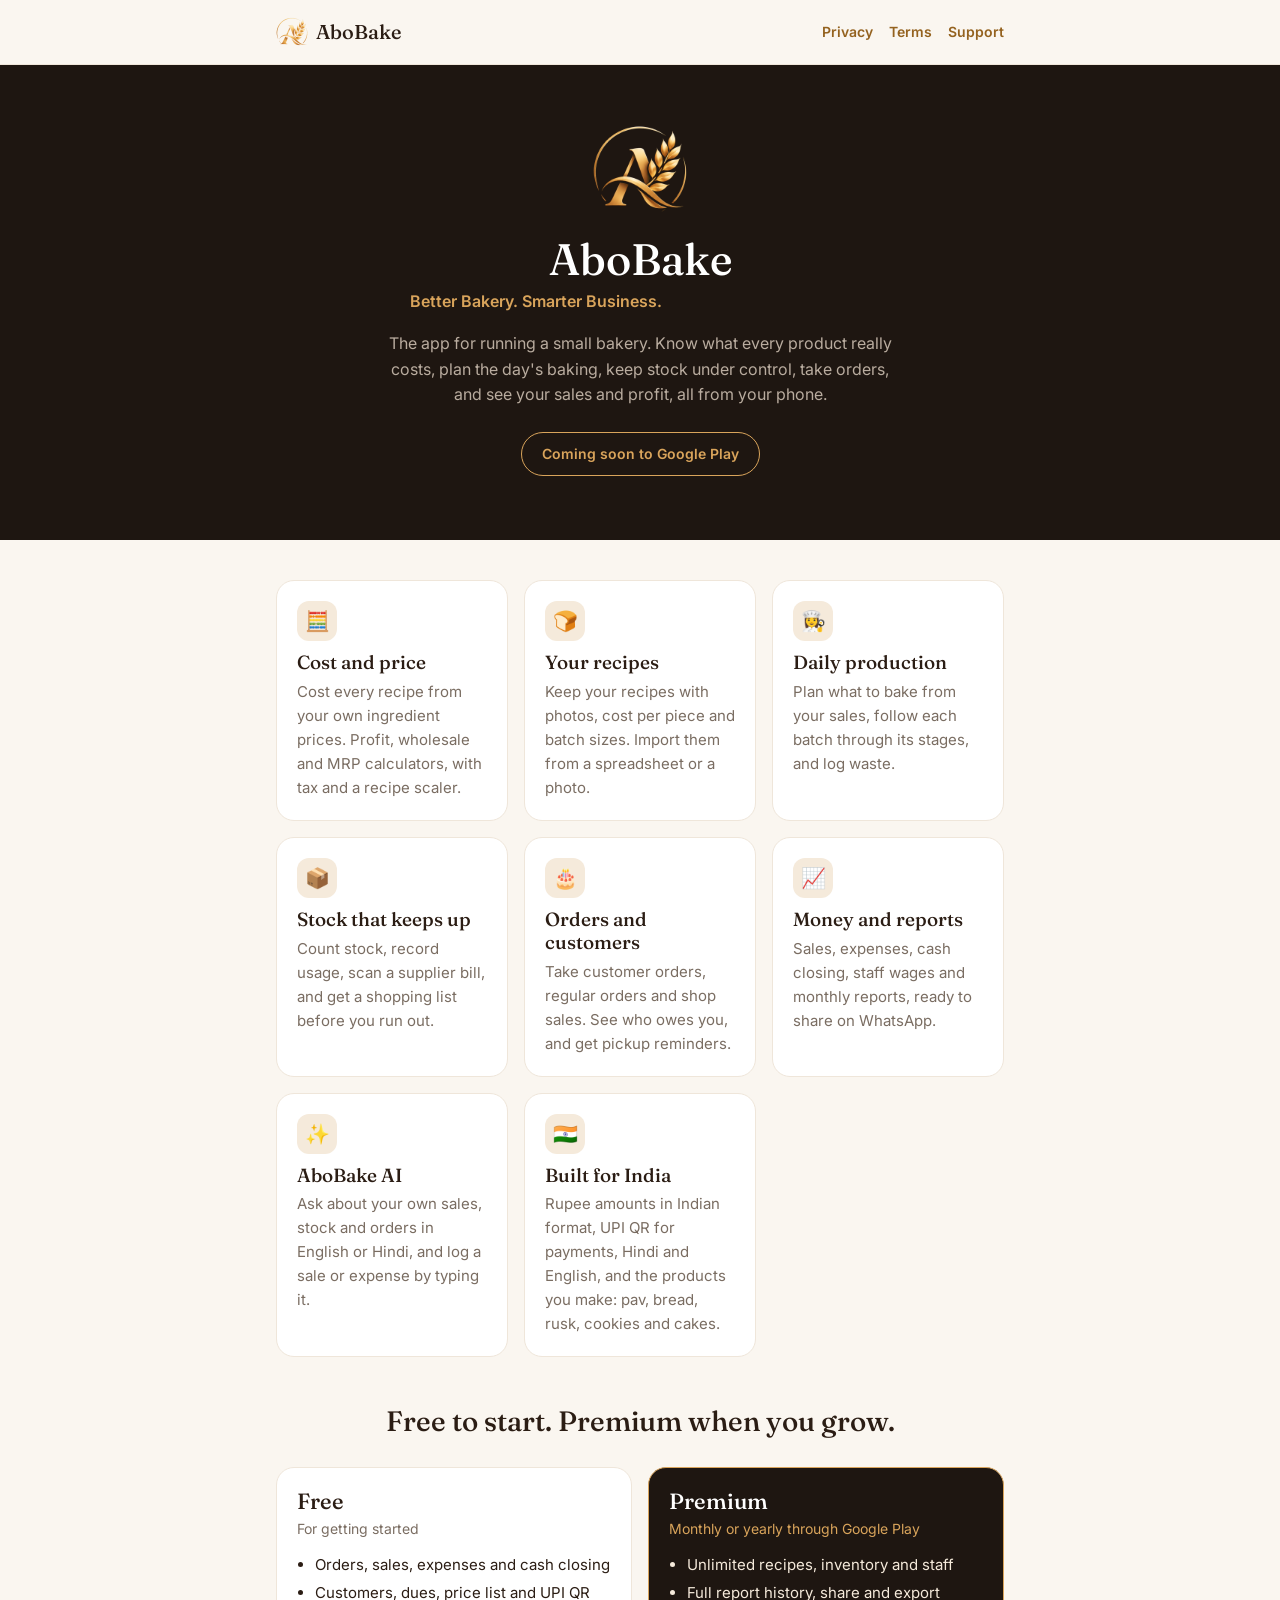
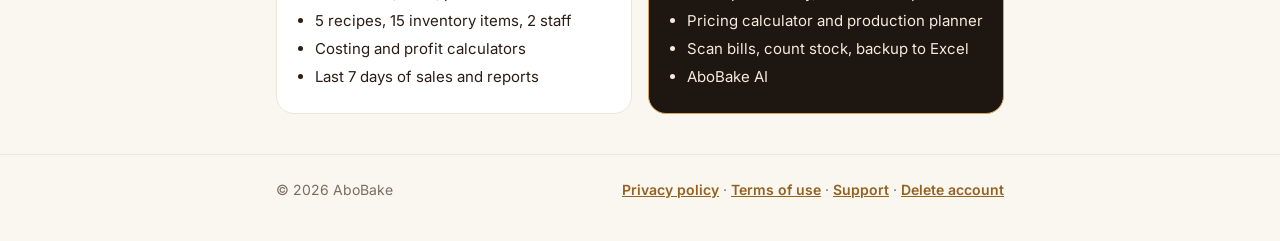
<file: index.html>
<!DOCTYPE html>
<html lang="en">
<head>
  <meta charset="utf-8">
  <meta name="viewport" content="width=device-width, initial-scale=1">
  <title>AboBake – Better Bakery. Smarter Business.</title>
  <meta name="description" content="AboBake helps small bakeries cost recipes, plan daily baking, track stock and waste, and see sales and profit.">
  <link rel="icon" href="favicon.png">
  <link rel="preconnect" href="https://fonts.googleapis.com">
  <link rel="preconnect" href="https://fonts.gstatic.com" crossorigin>
  <link href="https://fonts.googleapis.com/css2?family=Fraunces:opsz,wght@9..144,500&family=Inter:wght@400;600&display=swap" rel="stylesheet">
  <link rel="stylesheet" href="style.css">
</head>
<body>
  <header class="topbar">
    <div class="wrap">
      <a class="brand" href="./"><img src="logo.png" alt="">AboBake</a>
      <nav><a href="privacy.html">Privacy</a><a href="terms.html">Terms</a><a href="support.html">Support</a></nav>
    </div>
  </header>

  <section class="hero">
    <div class="wrap">
      <img src="logo.png" alt="AboBake wheat logo">
      <h1>AboBake</h1>
      <p class="tagline">Better Bakery. Smarter Business.</p>
      <p>The app for running a small bakery. Know what every product really costs, plan the day's baking, keep stock under control, take orders, and see your sales and profit, all from your phone.</p>
      <span class="badge">Coming soon to Google Play</span>
    </div>
  </section>

  <main class="wrap">
    <section class="features">
      <div class="card">
        <span class="icon" aria-hidden="true">🧮</span>
        <h3>Cost and price</h3>
        <p>Cost every recipe from your own ingredient prices. Profit, wholesale and MRP calculators, with tax and a recipe scaler.</p>
      </div>
      <div class="card">
        <span class="icon" aria-hidden="true">🍞</span>
        <h3>Your recipes</h3>
        <p>Keep your recipes with photos, cost per piece and batch sizes. Import them from a spreadsheet or a photo.</p>
      </div>
      <div class="card">
        <span class="icon" aria-hidden="true">👩‍🍳</span>
        <h3>Daily production</h3>
        <p>Plan what to bake from your sales, follow each batch through its stages, and log waste.</p>
      </div>
      <div class="card">
        <span class="icon" aria-hidden="true">📦</span>
        <h3>Stock that keeps up</h3>
        <p>Count stock, record usage, scan a supplier bill, and get a shopping list before you run out.</p>
      </div>
      <div class="card">
        <span class="icon" aria-hidden="true">🎂</span>
        <h3>Orders and customers</h3>
        <p>Take customer orders, regular orders and shop sales. See who owes you, and get pickup reminders.</p>
      </div>
      <div class="card">
        <span class="icon" aria-hidden="true">📈</span>
        <h3>Money and reports</h3>
        <p>Sales, expenses, cash closing, staff wages and monthly reports, ready to share on WhatsApp.</p>
      </div>
      <div class="card">
        <span class="icon" aria-hidden="true">✨</span>
        <h3>AboBake AI</h3>
        <p>Ask about your own sales, stock and orders in English or Hindi, and log a sale or expense by typing it.</p>
      </div>
      <div class="card">
        <span class="icon" aria-hidden="true">🇮🇳</span>
        <h3>Built for India</h3>
        <p>Rupee amounts in Indian format, UPI QR for payments, Hindi and English, and the products you make: pav, bread, rusk, cookies and cakes.</p>
      </div>
    </section>

    <h2 class="center">Free to start. Premium when you grow.</h2>
    <section class="plans">
      <div class="card">
        <h3>Free</h3>
        <p class="price">For getting started</p>
        <ul>
          <li>Orders, sales, expenses and cash closing</li>
          <li>Customers, dues, price list and UPI QR</li>
          <li>5 recipes, 15 inventory items, 2 staff</li>
          <li>Costing and profit calculators</li>
          <li>Last 7 days of sales and reports</li>
        </ul>
      </div>
      <div class="card pro">
        <h3>Premium</h3>
        <p class="price">Monthly or yearly through Google Play</p>
        <ul>
          <li>Unlimited recipes, inventory and staff</li>
          <li>Full report history, share and export</li>
          <li>Pricing calculator and production planner</li>
          <li>Scan bills, count stock, backup to Excel</li>
          <li>AboBake AI</li>
        </ul>
      </div>
    </section>
  </main>

  <footer>
    <div class="wrap">
      <span>© 2026 AboBake</span>
      <span><a href="privacy.html">Privacy policy</a> · <a href="terms.html">Terms of use</a> · <a href="support.html">Support</a> · <a href="delete-account.html">Delete account</a></span>
    </div>
  </footer>
</body>
</html>
</file>
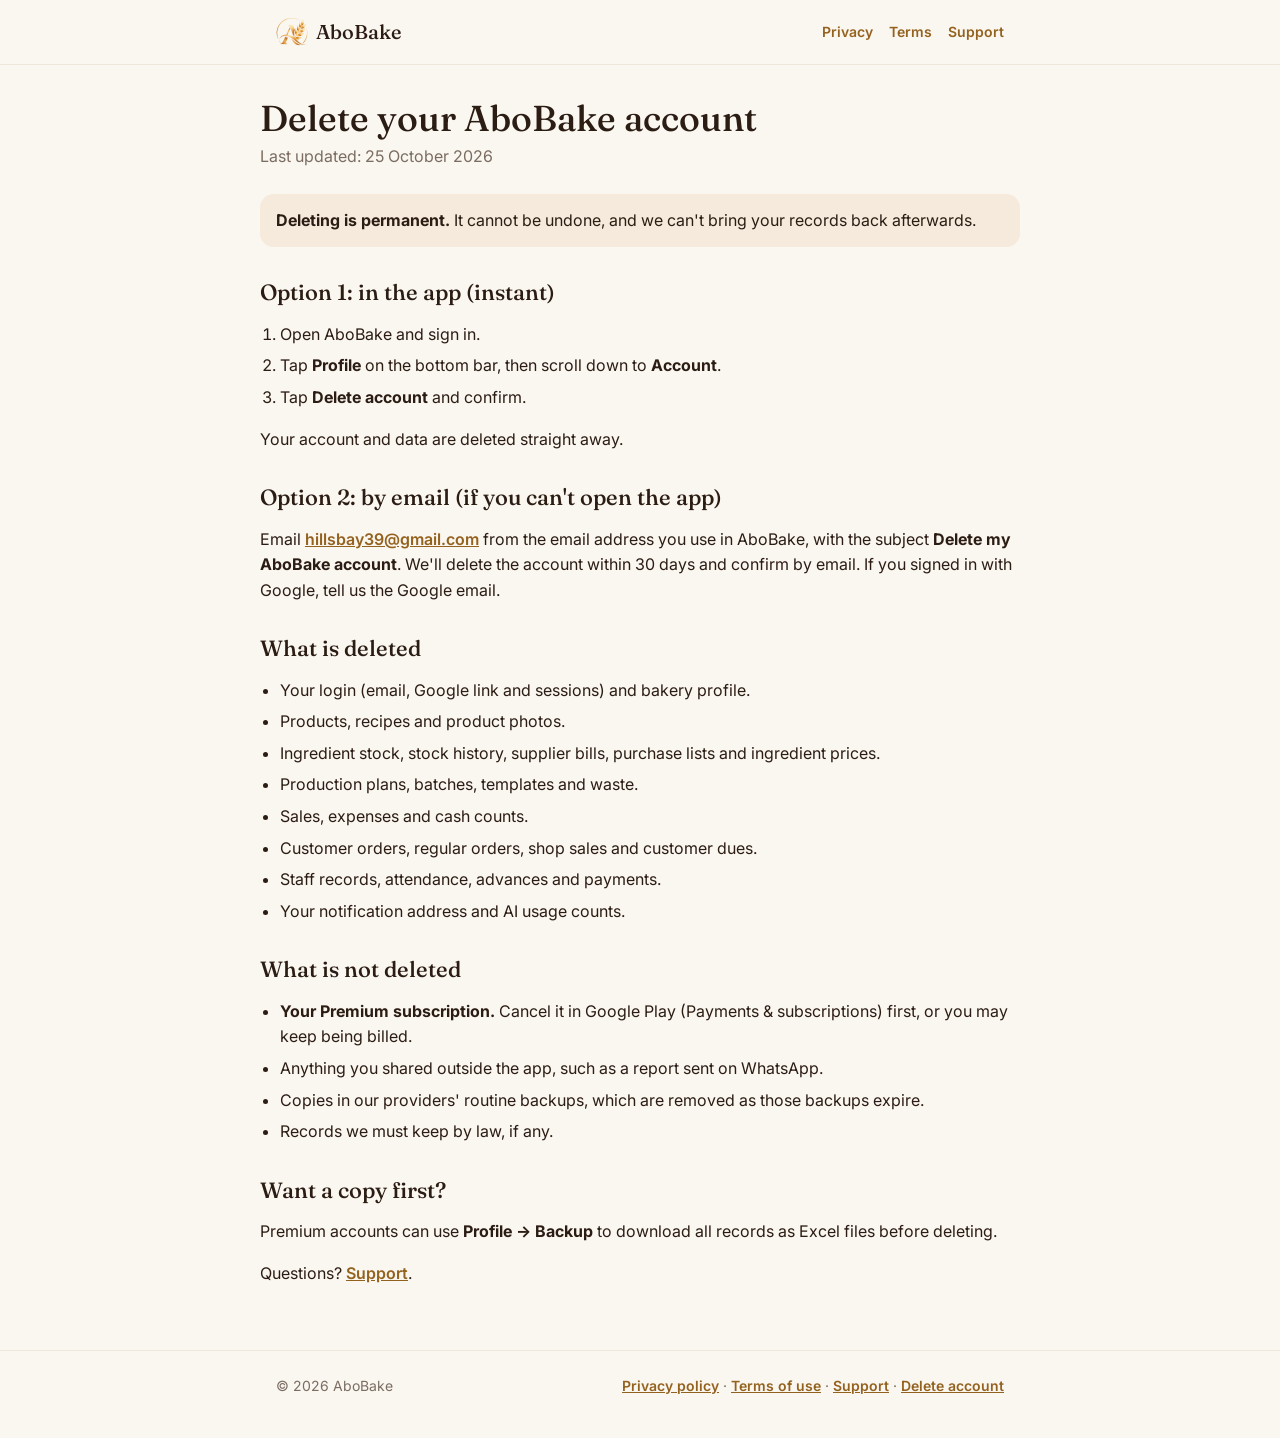
<file: delete-account.html>
<!DOCTYPE html>
<html lang="en">
<head>
  <meta charset="utf-8">
  <meta name="viewport" content="width=device-width, initial-scale=1">
  <title>Delete your account – AboBake</title>
  <meta name="description" content="How to delete your AboBake account and data.">
  <link rel="icon" href="favicon.png">
  <link rel="preconnect" href="https://fonts.googleapis.com">
  <link rel="preconnect" href="https://fonts.gstatic.com" crossorigin>
  <link href="https://fonts.googleapis.com/css2?family=Fraunces:opsz,wght@9..144,500&family=Inter:wght@400;600&display=swap" rel="stylesheet">
  <link rel="stylesheet" href="style.css">
</head>
<body>
  <header class="topbar">
    <div class="wrap">
      <a class="brand" href="./"><img src="logo.png" alt="">AboBake</a>
      <nav><a href="privacy.html">Privacy</a><a href="terms.html">Terms</a><a href="support.html">Support</a></nav>
    </div>
  </header>

  <main class="wrap doc">
    <h1>Delete your AboBake account</h1>
    <p class="updated">Last updated: 25 October 2026</p>

    <p class="note"><strong>Deleting is permanent.</strong> It cannot be undone, and we can't bring your records back afterwards.</p>

    <h2>Option 1: in the app (instant)</h2>
    <ol>
      <li>Open AboBake and sign in.</li>
      <li>Tap <strong>Profile</strong> on the bottom bar, then scroll down to <strong>Account</strong>.</li>
      <li>Tap <strong>Delete account</strong> and confirm.</li>
    </ol>
    <p>Your account and data are deleted straight away.</p>

    <h2>Option 2: by email (if you can't open the app)</h2>
    <p>Email <a href="mailto:hillsbay39@gmail.com?subject=Delete%20my%20AboBake%20account">hillsbay39@gmail.com</a> from the email address you use in AboBake, with the subject <strong>Delete my AboBake account</strong>. We'll delete the account within 30 days and confirm by email. If you signed in with Google, tell us the Google email.</p>

    <h2>What is deleted</h2>
    <ul>
      <li>Your login (email, Google link and sessions) and bakery profile.</li>
      <li>Products, recipes and product photos.</li>
      <li>Ingredient stock, stock history, supplier bills, purchase lists and ingredient prices.</li>
      <li>Production plans, batches, templates and waste.</li>
      <li>Sales, expenses and cash counts.</li>
      <li>Customer orders, regular orders, shop sales and customer dues.</li>
      <li>Staff records, attendance, advances and payments.</li>
      <li>Your notification address and AI usage counts.</li>
    </ul>

    <h2>What is not deleted</h2>
    <ul>
      <li><strong>Your Premium subscription.</strong> Cancel it in Google Play (Payments &amp; subscriptions) first, or you may keep being billed.</li>
      <li>Anything you shared outside the app, such as a report sent on WhatsApp.</li>
      <li>Copies in our providers' routine backups, which are removed as those backups expire.</li>
      <li>Records we must keep by law, if any.</li>
    </ul>

    <h2>Want a copy first?</h2>
    <p>Premium accounts can use <strong>Profile → Backup</strong> to download all records as Excel files before deleting.</p>

    <p>Questions? <a href="support.html">Support</a>.</p>
  </main>

  <footer>
    <div class="wrap">
      <span>© 2026 AboBake</span>
      <span><a href="privacy.html">Privacy policy</a> · <a href="terms.html">Terms of use</a> · <a href="support.html">Support</a> · <a href="delete-account.html">Delete account</a></span>
    </div>
  </footer>
</body>
</html>
</file>
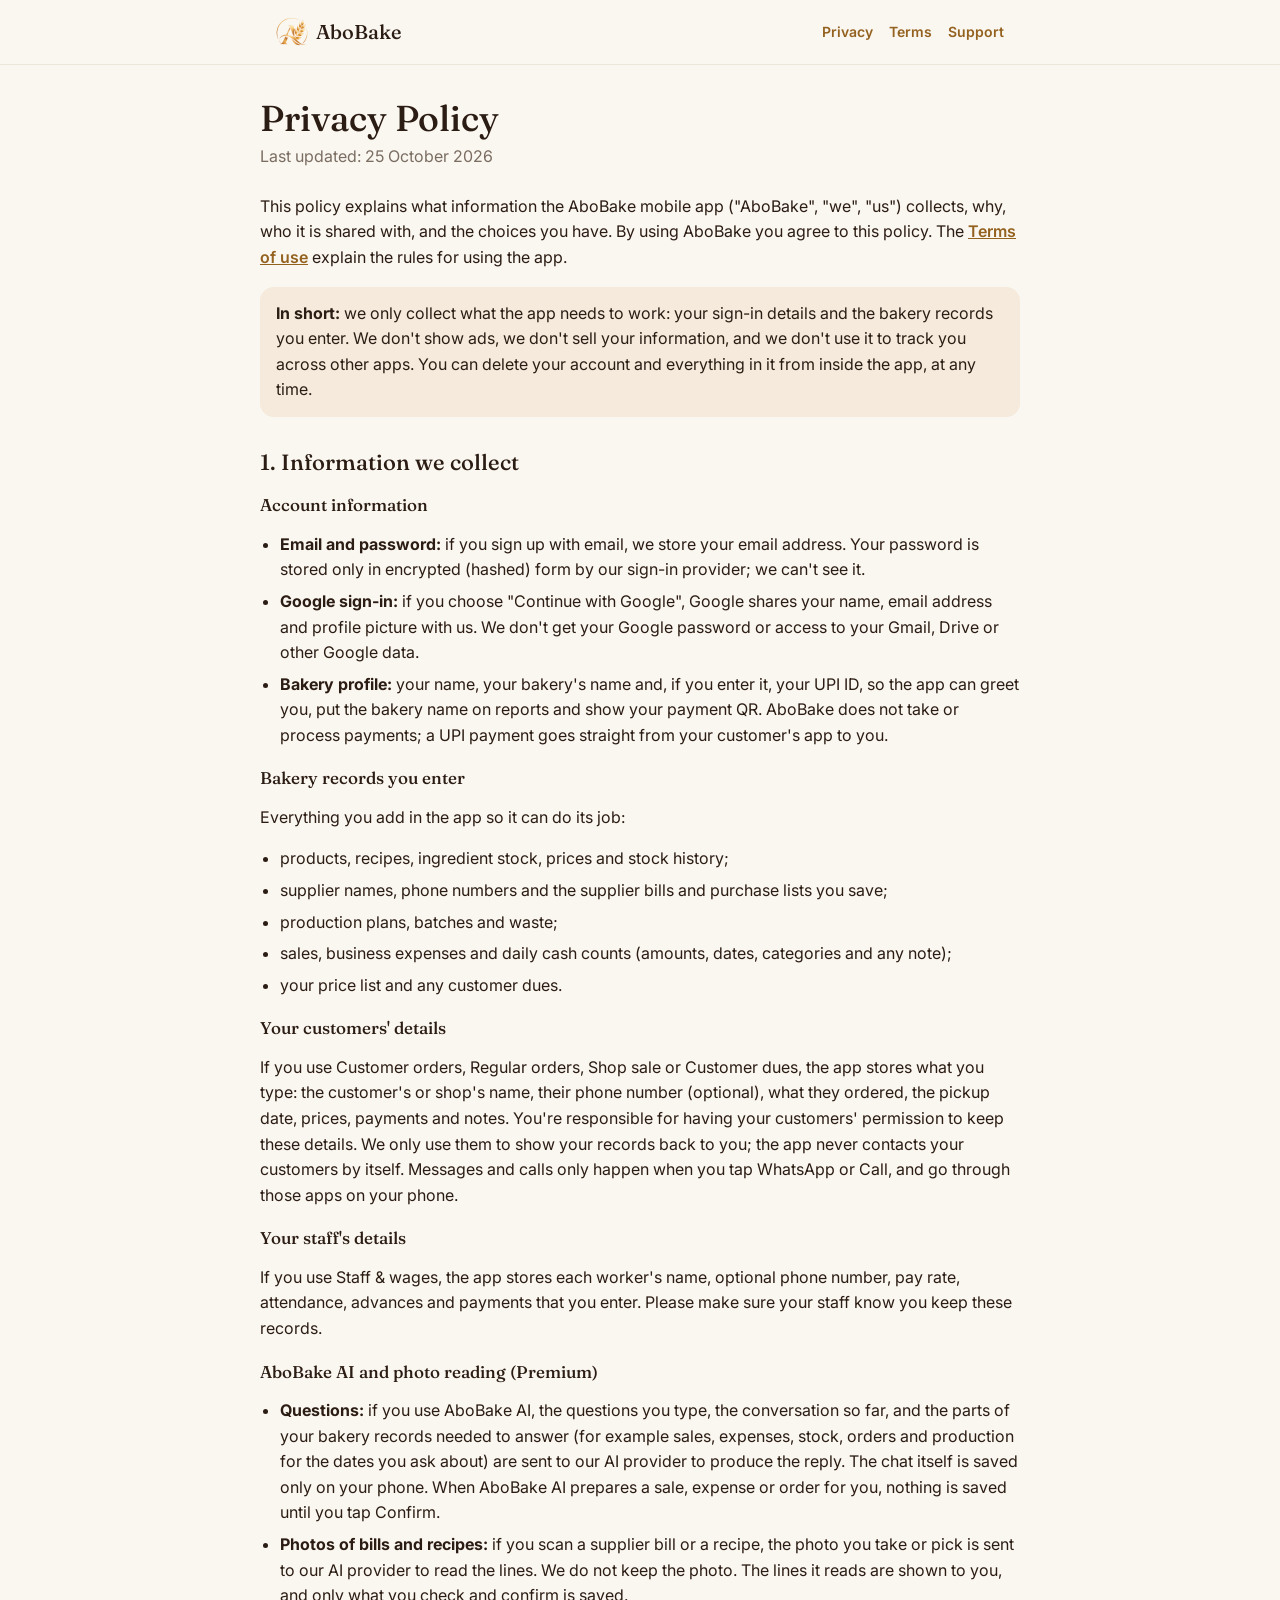
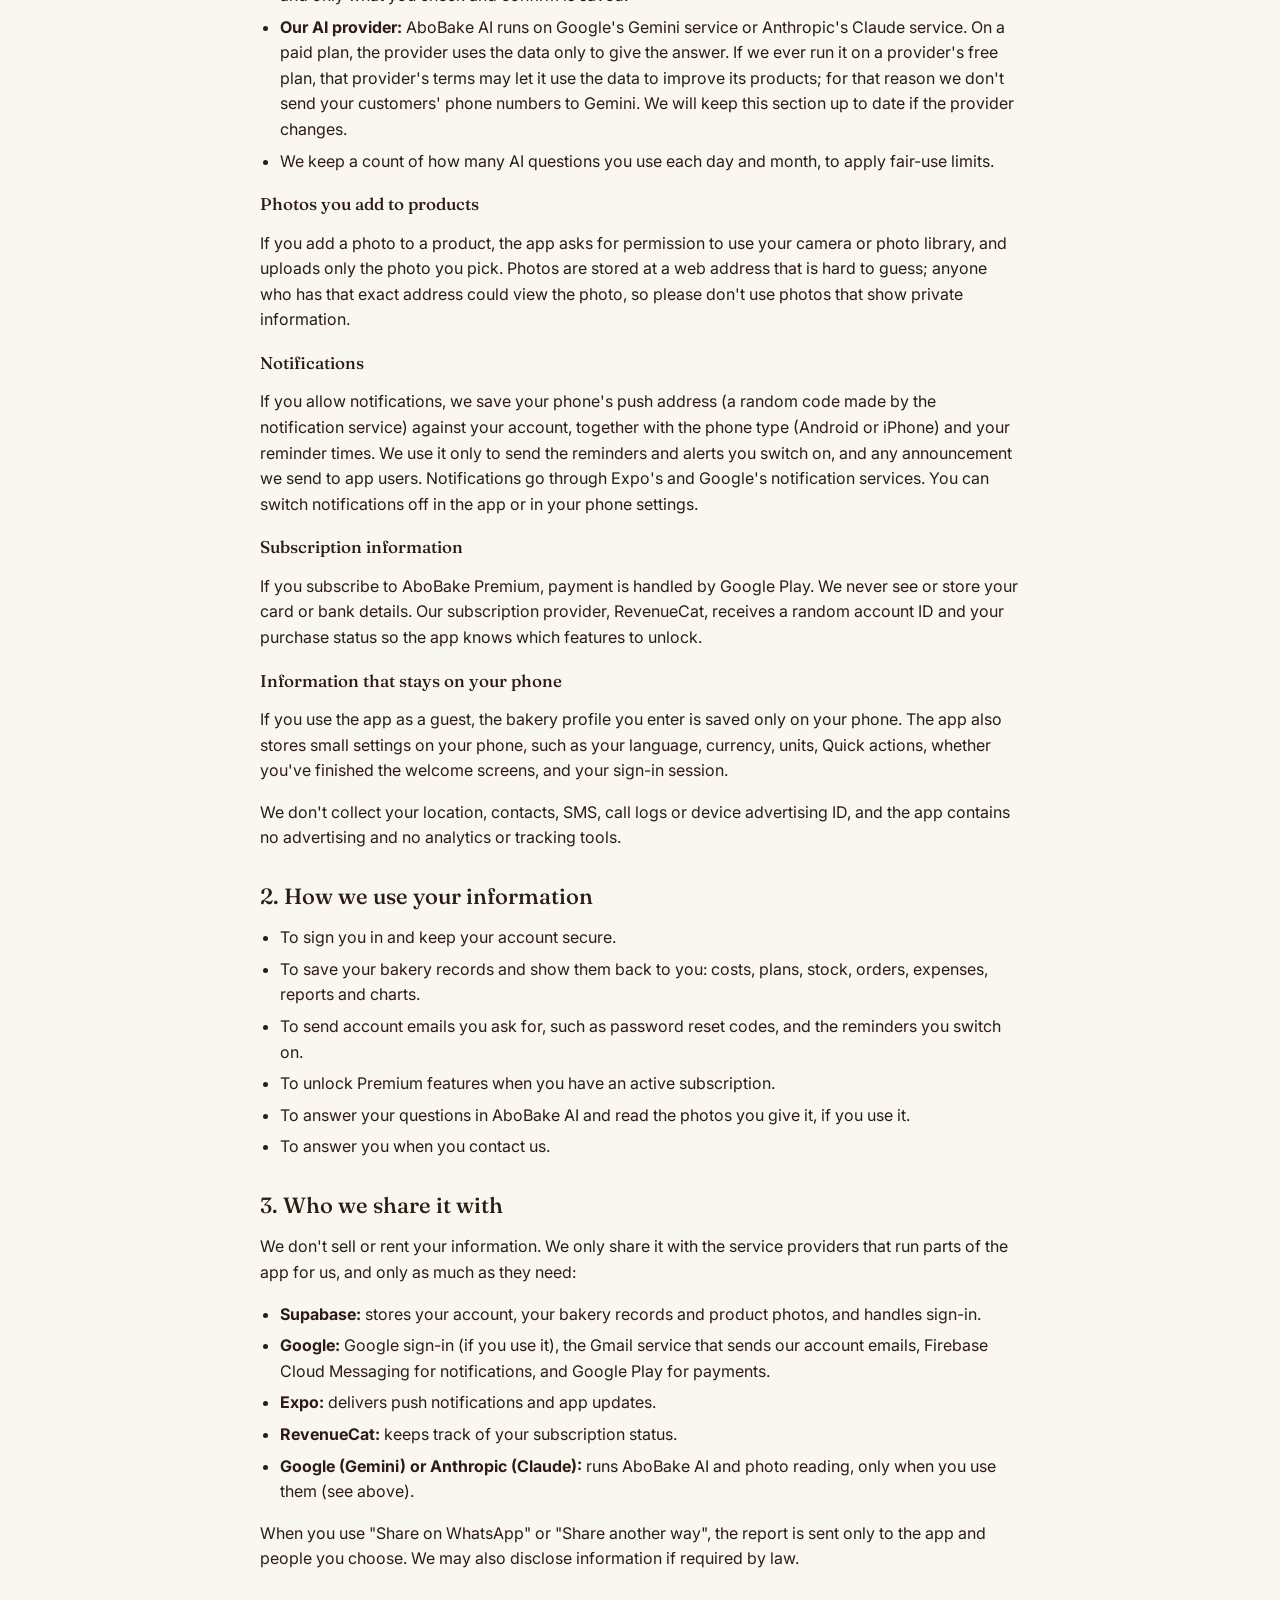
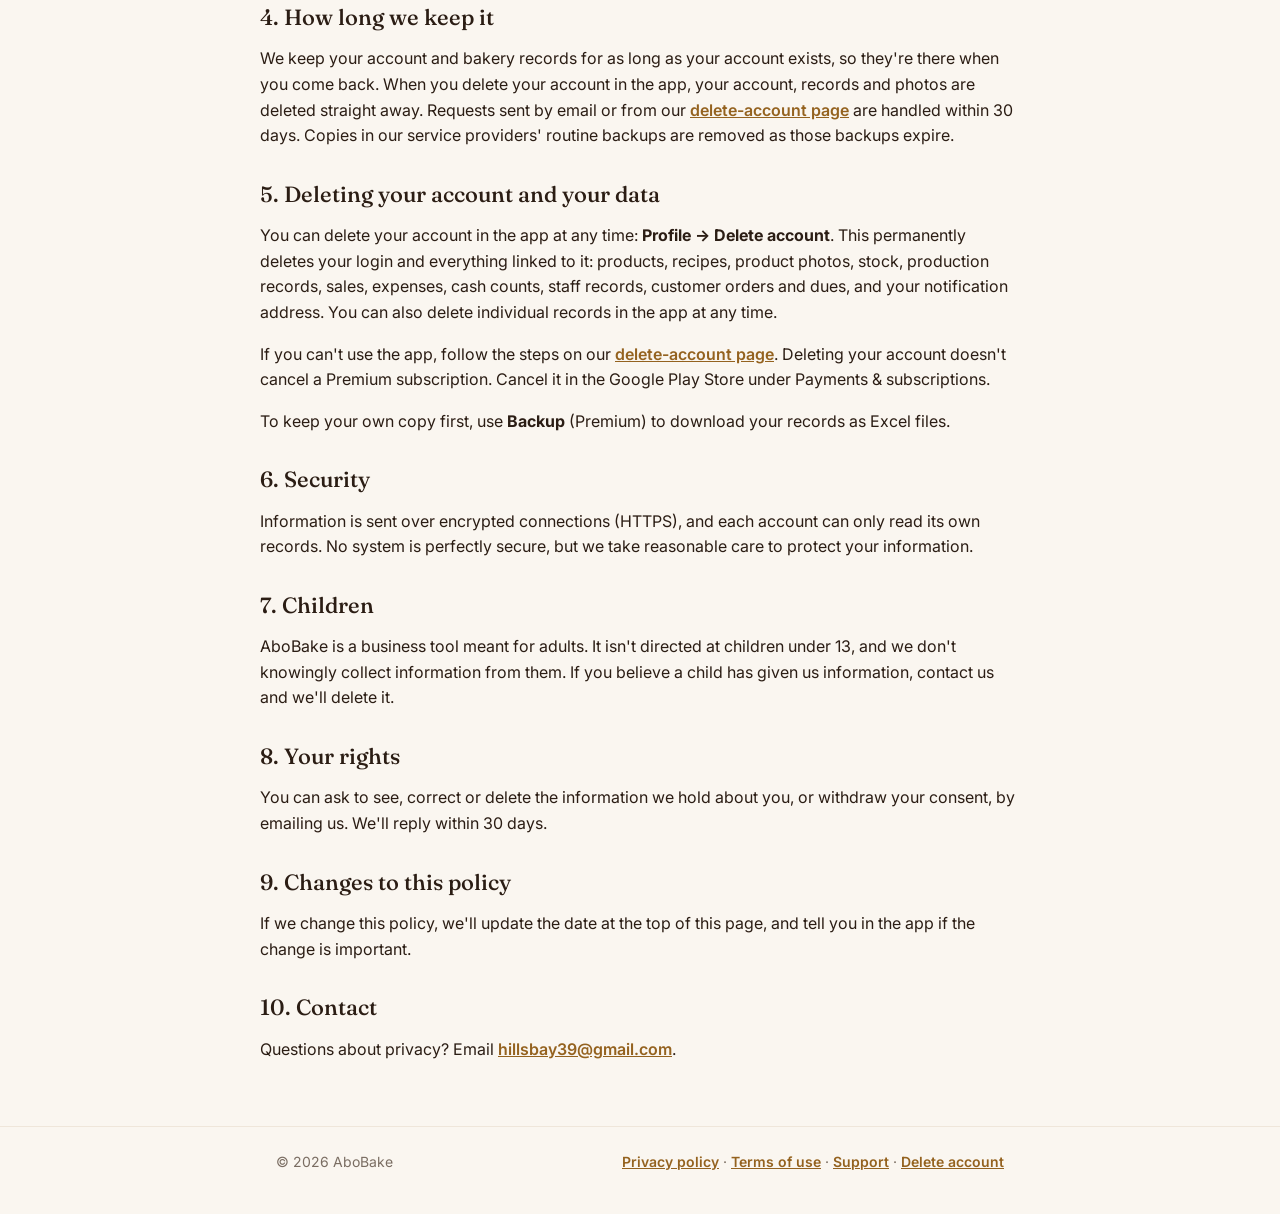
<file: privacy.html>
<!DOCTYPE html>
<html lang="en">
<head>
  <meta charset="utf-8">
  <meta name="viewport" content="width=device-width, initial-scale=1">
  <title>Privacy Policy – AboBake</title>
  <meta name="description" content="How the AboBake app collects, uses and protects your information.">
  <link rel="icon" href="favicon.png">
  <link rel="preconnect" href="https://fonts.googleapis.com">
  <link rel="preconnect" href="https://fonts.gstatic.com" crossorigin>
  <link href="https://fonts.googleapis.com/css2?family=Fraunces:opsz,wght@9..144,500&family=Inter:wght@400;600&display=swap" rel="stylesheet">
  <link rel="stylesheet" href="style.css">
</head>
<body>
  <header class="topbar">
    <div class="wrap">
      <a class="brand" href="./"><img src="logo.png" alt="">AboBake</a>
      <nav><a href="privacy.html">Privacy</a><a href="terms.html">Terms</a><a href="support.html">Support</a></nav>
    </div>
  </header>

  <main class="wrap doc">
    <h1>Privacy Policy</h1>
    <p class="updated">Last updated: 25 October 2026</p>

    <p>This policy explains what information the AboBake mobile app ("AboBake", "we", "us") collects, why, who it is shared with, and the choices you have. By using AboBake you agree to this policy. The <a href="terms.html">Terms of use</a> explain the rules for using the app.</p>

    <p class="note"><strong>In short:</strong> we only collect what the app needs to work: your sign-in details and the bakery records you enter. We don't show ads, we don't sell your information, and we don't use it to track you across other apps. You can delete your account and everything in it from inside the app, at any time.</p>

    <h2>1. Information we collect</h2>
    <h3>Account information</h3>
    <ul>
      <li><strong>Email and password:</strong> if you sign up with email, we store your email address. Your password is stored only in encrypted (hashed) form by our sign-in provider; we can't see it.</li>
      <li><strong>Google sign-in:</strong> if you choose "Continue with Google", Google shares your name, email address and profile picture with us. We don't get your Google password or access to your Gmail, Drive or other Google data.</li>
      <li><strong>Bakery profile:</strong> your name, your bakery's name and, if you enter it, your UPI ID, so the app can greet you, put the bakery name on reports and show your payment QR. AboBake does not take or process payments; a UPI payment goes straight from your customer's app to you.</li>
    </ul>

    <h3>Bakery records you enter</h3>
    <p>Everything you add in the app so it can do its job:</p>
    <ul>
      <li>products, recipes, ingredient stock, prices and stock history;</li>
      <li>supplier names, phone numbers and the supplier bills and purchase lists you save;</li>
      <li>production plans, batches and waste;</li>
      <li>sales, business expenses and daily cash counts (amounts, dates, categories and any note);</li>
      <li>your price list and any customer dues.</li>
    </ul>

    <h3>Your customers' details</h3>
    <p>If you use Customer orders, Regular orders, Shop sale or Customer dues, the app stores what you type: the customer's or shop's name, their phone number (optional), what they ordered, the pickup date, prices, payments and notes. You're responsible for having your customers' permission to keep these details. We only use them to show your records back to you; the app never contacts your customers by itself. Messages and calls only happen when you tap WhatsApp or Call, and go through those apps on your phone.</p>

    <h3>Your staff's details</h3>
    <p>If you use Staff &amp; wages, the app stores each worker's name, optional phone number, pay rate, attendance, advances and payments that you enter. Please make sure your staff know you keep these records.</p>

    <h3>AboBake AI and photo reading (Premium)</h3>
    <ul>
      <li><strong>Questions:</strong> if you use AboBake AI, the questions you type, the conversation so far, and the parts of your bakery records needed to answer (for example sales, expenses, stock, orders and production for the dates you ask about) are sent to our AI provider to produce the reply. The chat itself is saved only on your phone. When AboBake AI prepares a sale, expense or order for you, nothing is saved until you tap Confirm.</li>
      <li><strong>Photos of bills and recipes:</strong> if you scan a supplier bill or a recipe, the photo you take or pick is sent to our AI provider to read the lines. We do not keep the photo. The lines it reads are shown to you, and only what you check and confirm is saved.</li>
      <li><strong>Our AI provider:</strong> AboBake AI runs on Google's Gemini service or Anthropic's Claude service. On a paid plan, the provider uses the data only to give the answer. If we ever run it on a provider's free plan, that provider's terms may let it use the data to improve its products; for that reason we don't send your customers' phone numbers to Gemini. We will keep this section up to date if the provider changes.</li>
      <li>We keep a count of how many AI questions you use each day and month, to apply fair-use limits.</li>
    </ul>

    <h3>Photos you add to products</h3>
    <p>If you add a photo to a product, the app asks for permission to use your camera or photo library, and uploads only the photo you pick. Photos are stored at a web address that is hard to guess; anyone who has that exact address could view the photo, so please don't use photos that show private information.</p>

    <h3>Notifications</h3>
    <p>If you allow notifications, we save your phone's push address (a random code made by the notification service) against your account, together with the phone type (Android or iPhone) and your reminder times. We use it only to send the reminders and alerts you switch on, and any announcement we send to app users. Notifications go through Expo's and Google's notification services. You can switch notifications off in the app or in your phone settings.</p>

    <h3>Subscription information</h3>
    <p>If you subscribe to AboBake Premium, payment is handled by Google Play. We never see or store your card or bank details. Our subscription provider, RevenueCat, receives a random account ID and your purchase status so the app knows which features to unlock.</p>

    <h3>Information that stays on your phone</h3>
    <p>If you use the app as a guest, the bakery profile you enter is saved only on your phone. The app also stores small settings on your phone, such as your language, currency, units, Quick actions, whether you've finished the welcome screens, and your sign-in session.</p>

    <p>We don't collect your location, contacts, SMS, call logs or device advertising ID, and the app contains no advertising and no analytics or tracking tools.</p>

    <h2>2. How we use your information</h2>
    <ul>
      <li>To sign you in and keep your account secure.</li>
      <li>To save your bakery records and show them back to you: costs, plans, stock, orders, expenses, reports and charts.</li>
      <li>To send account emails you ask for, such as password reset codes, and the reminders you switch on.</li>
      <li>To unlock Premium features when you have an active subscription.</li>
      <li>To answer your questions in AboBake AI and read the photos you give it, if you use it.</li>
      <li>To answer you when you contact us.</li>
    </ul>

    <h2>3. Who we share it with</h2>
    <p>We don't sell or rent your information. We only share it with the service providers that run parts of the app for us, and only as much as they need:</p>
    <ul>
      <li><strong>Supabase:</strong> stores your account, your bakery records and product photos, and handles sign-in.</li>
      <li><strong>Google:</strong> Google sign-in (if you use it), the Gmail service that sends our account emails, Firebase Cloud Messaging for notifications, and Google Play for payments.</li>
      <li><strong>Expo:</strong> delivers push notifications and app updates.</li>
      <li><strong>RevenueCat:</strong> keeps track of your subscription status.</li>
      <li><strong>Google (Gemini) or Anthropic (Claude):</strong> runs AboBake AI and photo reading, only when you use them (see above).</li>
    </ul>
    <p>When you use "Share on WhatsApp" or "Share another way", the report is sent only to the app and people you choose. We may also disclose information if required by law.</p>

    <h2>4. How long we keep it</h2>
    <p>We keep your account and bakery records for as long as your account exists, so they're there when you come back. When you delete your account in the app, your account, records and photos are deleted straight away. Requests sent by email or from our <a href="delete-account.html">delete-account page</a> are handled within 30 days. Copies in our service providers' routine backups are removed as those backups expire.</p>

    <h2>5. Deleting your account and your data</h2>
    <p>You can delete your account in the app at any time: <strong>Profile → Delete account</strong>. This permanently deletes your login and everything linked to it: products, recipes, product photos, stock, production records, sales, expenses, cash counts, staff records, customer orders and dues, and your notification address. You can also delete individual records in the app at any time.</p>
    <p>If you can't use the app, follow the steps on our <a href="delete-account.html">delete-account page</a>. Deleting your account doesn't cancel a Premium subscription. Cancel it in the Google Play Store under Payments &amp; subscriptions.</p>
    <p>To keep your own copy first, use <strong>Backup</strong> (Premium) to download your records as Excel files.</p>

    <h2>6. Security</h2>
    <p>Information is sent over encrypted connections (HTTPS), and each account can only read its own records. No system is perfectly secure, but we take reasonable care to protect your information.</p>

    <h2>7. Children</h2>
    <p>AboBake is a business tool meant for adults. It isn't directed at children under 13, and we don't knowingly collect information from them. If you believe a child has given us information, contact us and we'll delete it.</p>

    <h2>8. Your rights</h2>
    <p>You can ask to see, correct or delete the information we hold about you, or withdraw your consent, by emailing us. We'll reply within 30 days.</p>

    <h2>9. Changes to this policy</h2>
    <p>If we change this policy, we'll update the date at the top of this page, and tell you in the app if the change is important.</p>

    <h2>10. Contact</h2>
    <p>Questions about privacy? Email <a href="mailto:hillsbay39@gmail.com">hillsbay39@gmail.com</a>.</p>
  </main>

  <footer>
    <div class="wrap">
      <span>© 2026 AboBake</span>
      <span><a href="privacy.html">Privacy policy</a> · <a href="terms.html">Terms of use</a> · <a href="support.html">Support</a> · <a href="delete-account.html">Delete account</a></span>
    </div>
  </footer>
</body>
</html>
</file>
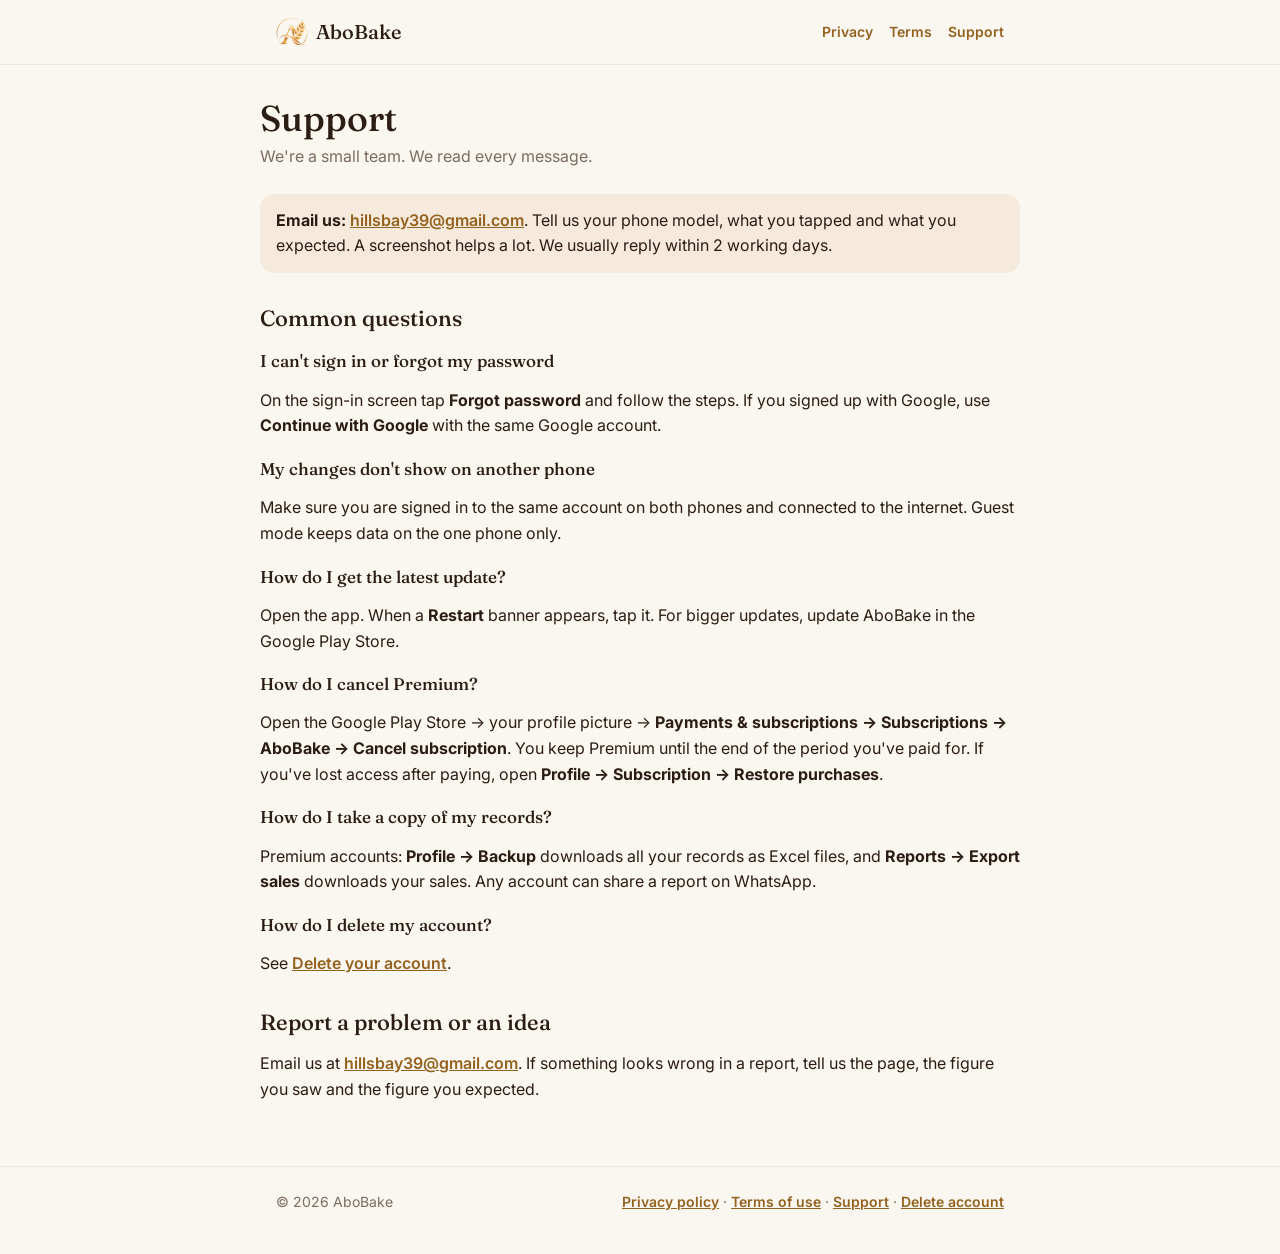
<file: support.html>
<!DOCTYPE html>
<html lang="en">
<head>
  <meta charset="utf-8">
  <meta name="viewport" content="width=device-width, initial-scale=1">
  <title>Support – AboBake</title>
  <meta name="description" content="Help and contact for the AboBake app.">
  <link rel="icon" href="favicon.png">
  <link rel="preconnect" href="https://fonts.googleapis.com">
  <link rel="preconnect" href="https://fonts.gstatic.com" crossorigin>
  <link href="https://fonts.googleapis.com/css2?family=Fraunces:opsz,wght@9..144,500&family=Inter:wght@400;600&display=swap" rel="stylesheet">
  <link rel="stylesheet" href="style.css">
</head>
<body>
  <header class="topbar">
    <div class="wrap">
      <a class="brand" href="./"><img src="logo.png" alt="">AboBake</a>
      <nav><a href="privacy.html">Privacy</a><a href="terms.html">Terms</a><a href="support.html">Support</a></nav>
    </div>
  </header>

  <main class="wrap doc">
    <h1>Support</h1>
    <p class="updated">We're a small team. We read every message.</p>

    <p class="note"><strong>Email us:</strong> <a href="mailto:hillsbay39@gmail.com?subject=AboBake%20help">hillsbay39@gmail.com</a>. Tell us your phone model, what you tapped and what you expected. A screenshot helps a lot. We usually reply within 2 working days.</p>

    <h2>Common questions</h2>
    <h3>I can't sign in or forgot my password</h3>
    <p>On the sign-in screen tap <strong>Forgot password</strong> and follow the steps. If you signed up with Google, use <strong>Continue with Google</strong> with the same Google account.</p>

    <h3>My changes don't show on another phone</h3>
    <p>Make sure you are signed in to the same account on both phones and connected to the internet. Guest mode keeps data on the one phone only.</p>

    <h3>How do I get the latest update?</h3>
    <p>Open the app. When a <strong>Restart</strong> banner appears, tap it. For bigger updates, update AboBake in the Google Play Store.</p>

    <h3>How do I cancel Premium?</h3>
    <p>Open the Google Play Store → your profile picture → <strong>Payments &amp; subscriptions → Subscriptions → AboBake → Cancel subscription</strong>. You keep Premium until the end of the period you've paid for. If you've lost access after paying, open <strong>Profile → Subscription → Restore purchases</strong>.</p>

    <h3>How do I take a copy of my records?</h3>
    <p>Premium accounts: <strong>Profile → Backup</strong> downloads all your records as Excel files, and <strong>Reports → Export sales</strong> downloads your sales. Any account can share a report on WhatsApp.</p>

    <h3>How do I delete my account?</h3>
    <p>See <a href="delete-account.html">Delete your account</a>.</p>

    <h2>Report a problem or an idea</h2>
    <p>Email us at <a href="mailto:hillsbay39@gmail.com">hillsbay39@gmail.com</a>. If something looks wrong in a report, tell us the page, the figure you saw and the figure you expected.</p>
  </main>

  <footer>
    <div class="wrap">
      <span>© 2026 AboBake</span>
      <span><a href="privacy.html">Privacy policy</a> · <a href="terms.html">Terms of use</a> · <a href="support.html">Support</a> · <a href="delete-account.html">Delete account</a></span>
    </div>
  </footer>
</body>
</html>
</file>
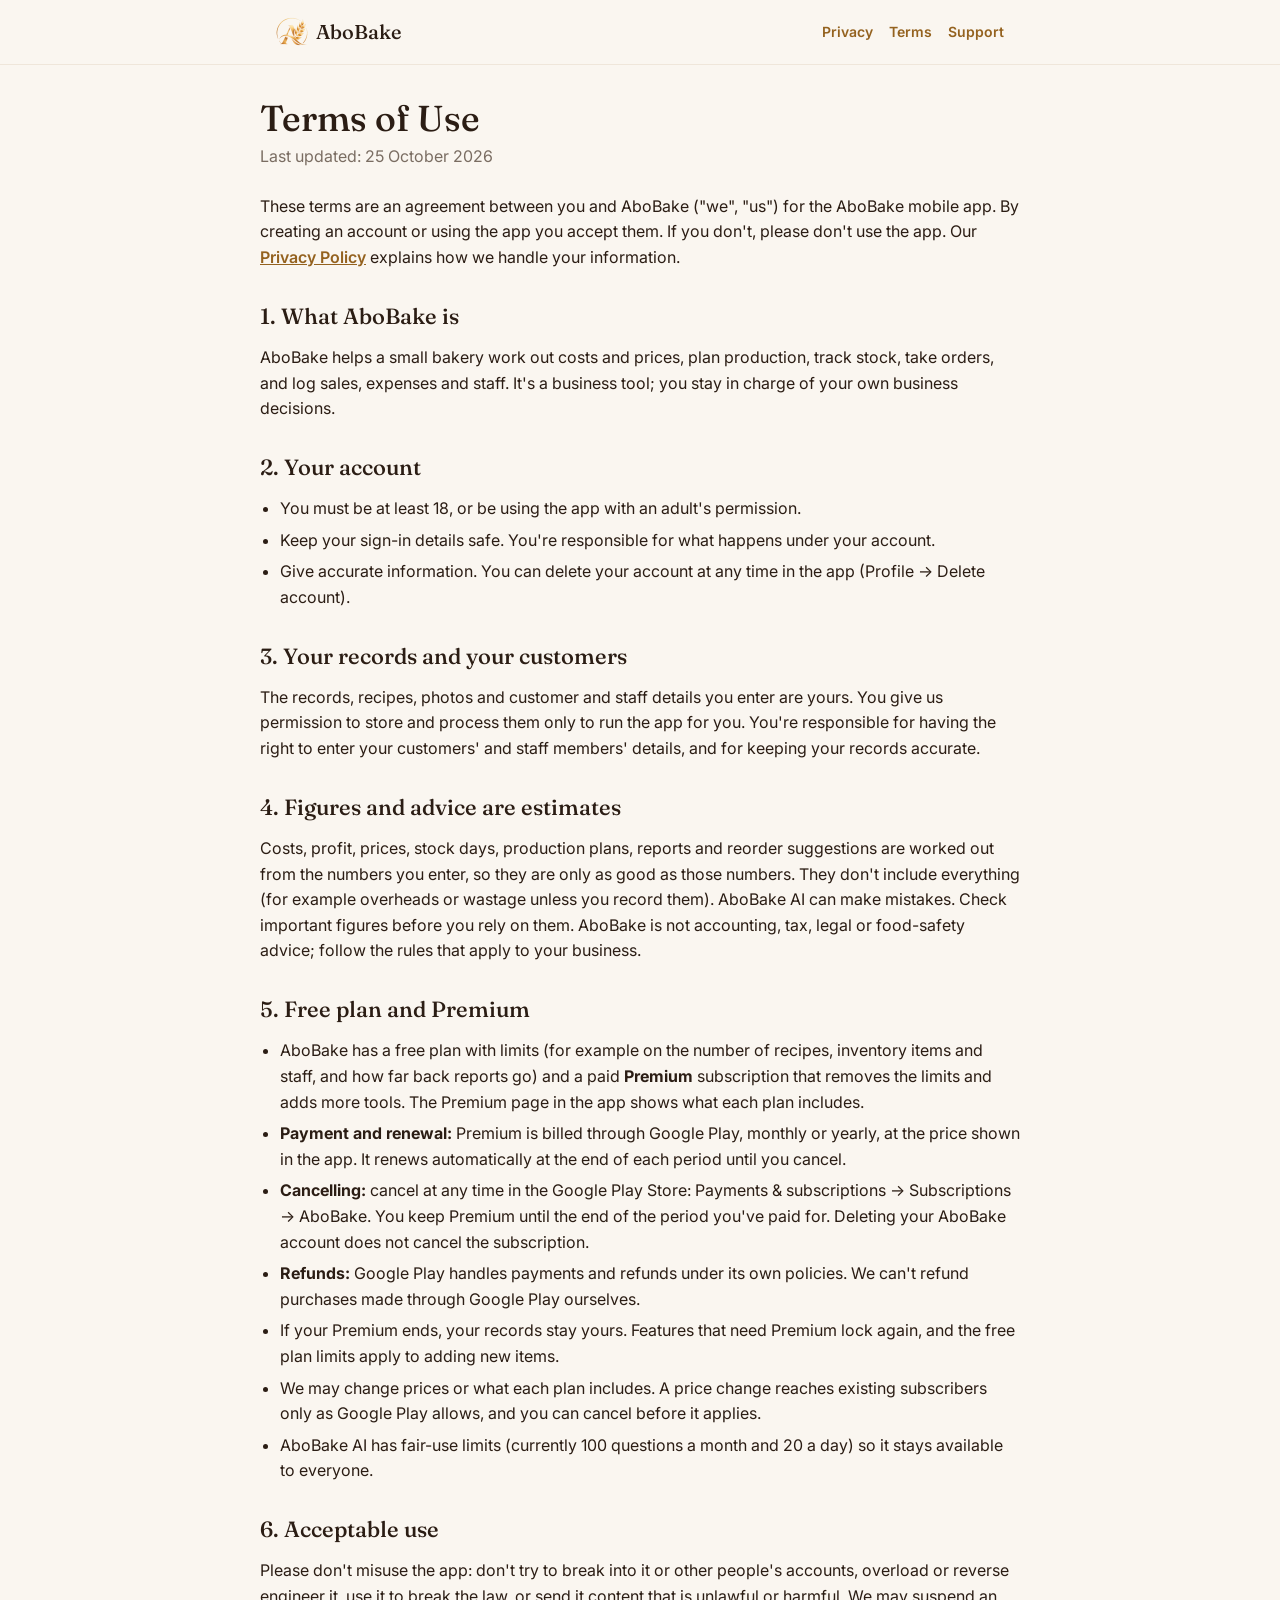
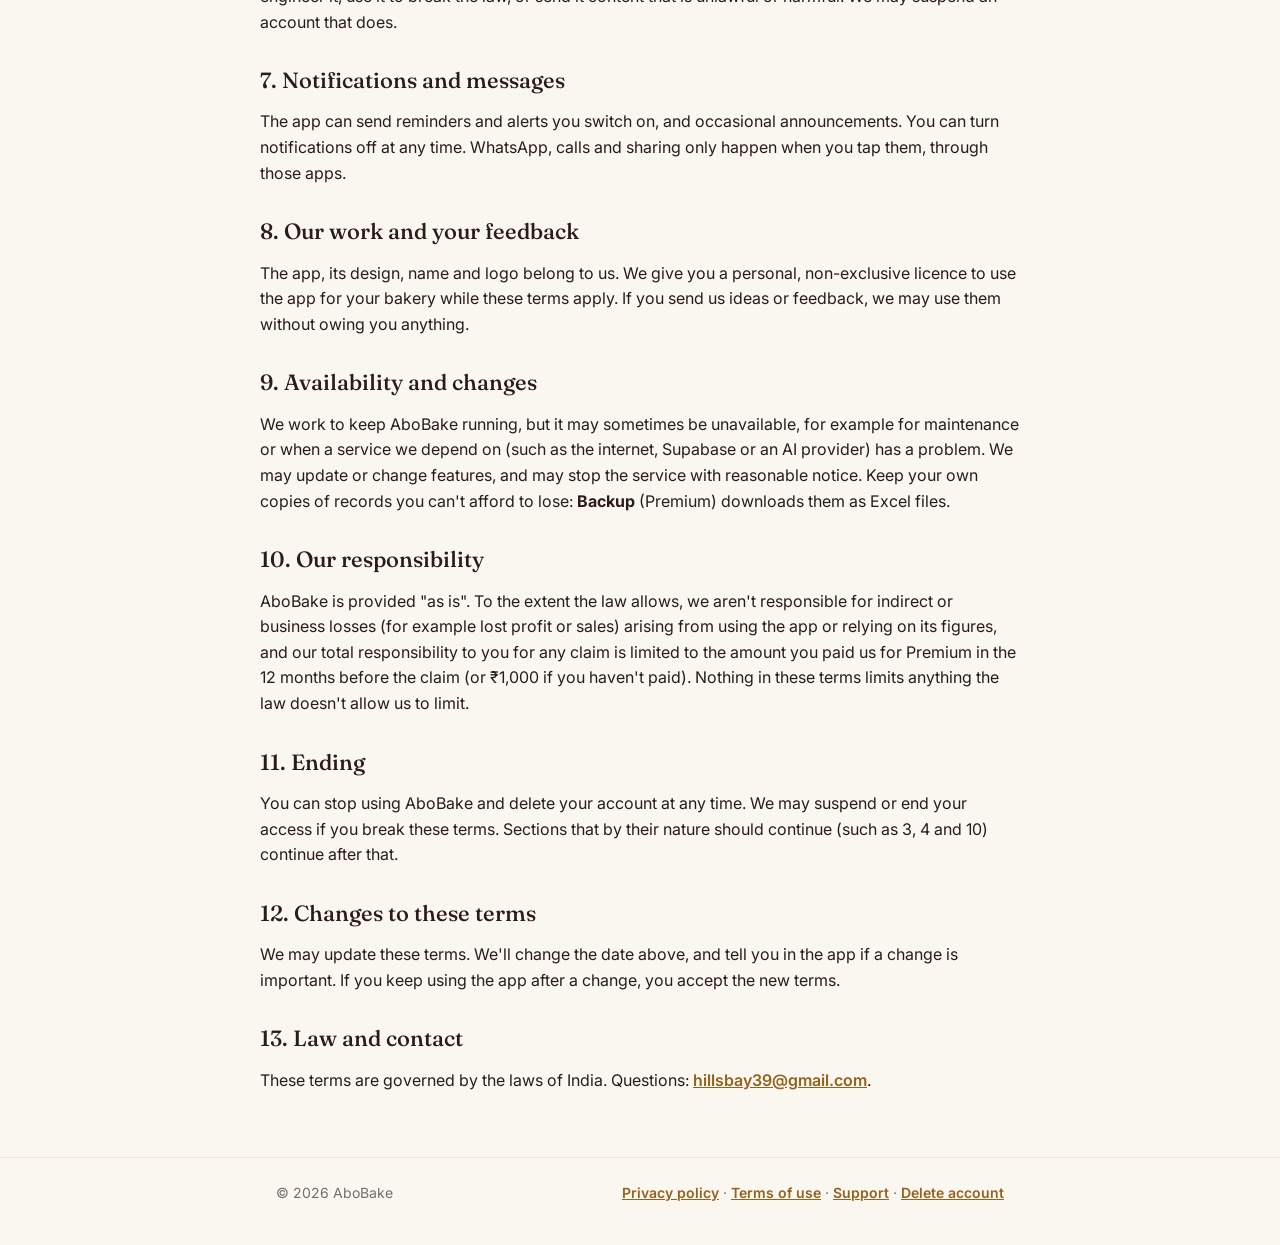
<file: terms.html>
<!DOCTYPE html>
<html lang="en">
<head>
  <meta charset="utf-8">
  <meta name="viewport" content="width=device-width, initial-scale=1">
  <title>Terms of Use – AboBake</title>
  <meta name="description" content="The rules for using the AboBake app, including the Premium subscription.">
  <link rel="icon" href="favicon.png">
  <link rel="preconnect" href="https://fonts.googleapis.com">
  <link rel="preconnect" href="https://fonts.gstatic.com" crossorigin>
  <link href="https://fonts.googleapis.com/css2?family=Fraunces:opsz,wght@9..144,500&family=Inter:wght@400;600&display=swap" rel="stylesheet">
  <link rel="stylesheet" href="style.css">
</head>
<body>
  <header class="topbar">
    <div class="wrap">
      <a class="brand" href="./"><img src="logo.png" alt="">AboBake</a>
      <nav><a href="privacy.html">Privacy</a><a href="terms.html">Terms</a><a href="support.html">Support</a></nav>
    </div>
  </header>

  <main class="wrap doc">
    <h1>Terms of Use</h1>
    <p class="updated">Last updated: 25 October 2026</p>

    <p>These terms are an agreement between you and AboBake ("we", "us") for the AboBake mobile app. By creating an account or using the app you accept them. If you don't, please don't use the app. Our <a href="privacy.html">Privacy Policy</a> explains how we handle your information.</p>

    <h2>1. What AboBake is</h2>
    <p>AboBake helps a small bakery work out costs and prices, plan production, track stock, take orders, and log sales, expenses and staff. It's a business tool; you stay in charge of your own business decisions.</p>

    <h2>2. Your account</h2>
    <ul>
      <li>You must be at least 18, or be using the app with an adult's permission.</li>
      <li>Keep your sign-in details safe. You're responsible for what happens under your account.</li>
      <li>Give accurate information. You can delete your account at any time in the app (Profile → Delete account).</li>
    </ul>

    <h2>3. Your records and your customers</h2>
    <p>The records, recipes, photos and customer and staff details you enter are yours. You give us permission to store and process them only to run the app for you. You're responsible for having the right to enter your customers' and staff members' details, and for keeping your records accurate.</p>

    <h2>4. Figures and advice are estimates</h2>
    <p>Costs, profit, prices, stock days, production plans, reports and reorder suggestions are worked out from the numbers you enter, so they are only as good as those numbers. They don't include everything (for example overheads or wastage unless you record them). AboBake AI can make mistakes. Check important figures before you rely on them. AboBake is not accounting, tax, legal or food-safety advice; follow the rules that apply to your business.</p>

    <h2>5. Free plan and Premium</h2>
    <ul>
      <li>AboBake has a free plan with limits (for example on the number of recipes, inventory items and staff, and how far back reports go) and a paid <strong>Premium</strong> subscription that removes the limits and adds more tools. The Premium page in the app shows what each plan includes.</li>
      <li><strong>Payment and renewal:</strong> Premium is billed through Google Play, monthly or yearly, at the price shown in the app. It renews automatically at the end of each period until you cancel.</li>
      <li><strong>Cancelling:</strong> cancel at any time in the Google Play Store: Payments &amp; subscriptions → Subscriptions → AboBake. You keep Premium until the end of the period you've paid for. Deleting your AboBake account does not cancel the subscription.</li>
      <li><strong>Refunds:</strong> Google Play handles payments and refunds under its own policies. We can't refund purchases made through Google Play ourselves.</li>
      <li>If your Premium ends, your records stay yours. Features that need Premium lock again, and the free plan limits apply to adding new items.</li>
      <li>We may change prices or what each plan includes. A price change reaches existing subscribers only as Google Play allows, and you can cancel before it applies.</li>
      <li>AboBake AI has fair-use limits (currently 100 questions a month and 20 a day) so it stays available to everyone.</li>
    </ul>

    <h2>6. Acceptable use</h2>
    <p>Please don't misuse the app: don't try to break into it or other people's accounts, overload or reverse engineer it, use it to break the law, or send it content that is unlawful or harmful. We may suspend an account that does.</p>

    <h2>7. Notifications and messages</h2>
    <p>The app can send reminders and alerts you switch on, and occasional announcements. You can turn notifications off at any time. WhatsApp, calls and sharing only happen when you tap them, through those apps.</p>

    <h2>8. Our work and your feedback</h2>
    <p>The app, its design, name and logo belong to us. We give you a personal, non-exclusive licence to use the app for your bakery while these terms apply. If you send us ideas or feedback, we may use them without owing you anything.</p>

    <h2>9. Availability and changes</h2>
    <p>We work to keep AboBake running, but it may sometimes be unavailable, for example for maintenance or when a service we depend on (such as the internet, Supabase or an AI provider) has a problem. We may update or change features, and may stop the service with reasonable notice. Keep your own copies of records you can't afford to lose: <strong>Backup</strong> (Premium) downloads them as Excel files.</p>

    <h2>10. Our responsibility</h2>
    <p>AboBake is provided "as is". To the extent the law allows, we aren't responsible for indirect or business losses (for example lost profit or sales) arising from using the app or relying on its figures, and our total responsibility to you for any claim is limited to the amount you paid us for Premium in the 12 months before the claim (or ₹1,000 if you haven't paid). Nothing in these terms limits anything the law doesn't allow us to limit.</p>

    <h2>11. Ending</h2>
    <p>You can stop using AboBake and delete your account at any time. We may suspend or end your access if you break these terms. Sections that by their nature should continue (such as 3, 4 and 10) continue after that.</p>

    <h2>12. Changes to these terms</h2>
    <p>We may update these terms. We'll change the date above, and tell you in the app if a change is important. If you keep using the app after a change, you accept the new terms.</p>

    <h2>13. Law and contact</h2>
    <p>These terms are governed by the laws of India. Questions: <a href="mailto:hillsbay39@gmail.com">hillsbay39@gmail.com</a>.</p>
  </main>

  <footer>
    <div class="wrap">
      <span>© 2026 AboBake</span>
      <span><a href="privacy.html">Privacy policy</a> · <a href="terms.html">Terms of use</a> · <a href="support.html">Support</a> · <a href="delete-account.html">Delete account</a></span>
    </div>
  </footer>
</body>
</html>
</file>
<file: style.css>
/* Shared styles for the AboBake website (home page and privacy policy).
   Colors match theme.js in the app. */
:root {
  --bg: #FAF6F0;
  --card: #FFFFFF;
  --text: #2B1D14;
  --muted: #7A6D62;
  --border: #EFE6DA;
  --accent: #94621F;
  --accent-soft: #F5EADB;
  --primary: #5B3421;
  --espresso: #1E1611;
  --on-dark: #F5EADB;
  --on-dark-muted: #B9AC9F;
  --on-dark-accent: #D9A45B;
}

* { box-sizing: border-box; }

body {
  margin: 0;
  background: var(--bg);
  color: var(--text);
  font-family: 'Inter', system-ui, -apple-system, 'Segoe UI', Roboto, sans-serif;
  font-size: 16px;
  line-height: 1.6;
}

a { color: var(--accent); font-weight: 600; }

h1, h2, h3 { font-family: 'Fraunces', Georgia, serif; font-weight: 500; line-height: 1.2; }

.wrap { max-width: 760px; margin: 0 auto; padding: 0 16px; }

/* Top bar */
.topbar { border-bottom: 1px solid var(--border); background: var(--bg); }
.topbar .wrap { display: flex; align-items: center; justify-content: space-between; height: 64px; }
.brand { display: flex; align-items: center; gap: 8px; color: var(--text); text-decoration: none; font-family: 'Fraunces', Georgia, serif; font-size: 20px; font-weight: 500; }
.brand img { width: 32px; height: 32px; }
.topbar nav a { font-size: 14px; text-decoration: none; margin-left: 16px; }

/* Home page hero */
.hero { background: var(--espresso); color: var(--on-dark); text-align: center; padding: 56px 0 64px; }
.hero img { width: 96px; height: 96px; }
.hero h1 { font-size: 44px; margin: 8px 0 4px; color: #FFFFFF; }
.hero .tagline { color: var(--on-dark-accent); font-weight: 600; margin: 0 0 16px; }
.hero p { color: var(--on-dark-muted); max-width: 520px; margin: 0 auto; }
.badge { display: inline-block; margin-top: 24px; padding: 10px 20px; border-radius: 999px; border: 1px solid var(--on-dark-accent); color: var(--on-dark-accent); font-size: 14px; font-weight: 600; }

/* Feature cards */
.features { display: grid; grid-template-columns: repeat(auto-fit, minmax(220px, 1fr)); gap: 16px; padding: 40px 0; }
.card { background: var(--card); border: 1px solid var(--border); border-radius: 18px; padding: 20px; }
.card h3 { font-size: 19px; margin: 0 0 6px; }
.card p { margin: 0; color: var(--muted); font-size: 15px; }
.icon { display: inline-flex; width: 40px; height: 40px; align-items: center; justify-content: center; border-radius: 12px; background: var(--accent-soft); font-size: 20px; margin-bottom: 10px; }

/* Privacy policy text */
.doc { padding: 32px 0 48px; }
.doc h1 { font-size: 36px; margin: 0 0 4px; }
.doc h2 { font-size: 22px; margin: 32px 0 8px; }
.doc .updated { color: var(--muted); margin: 0 0 24px; }
.doc h3 { font-size: 17px; margin: 20px 0 6px; }
.doc ul, .doc ol { padding-left: 20px; }
.doc li { margin-bottom: 6px; }
.doc a { overflow-wrap: anywhere; }
.note { background: var(--accent-soft); border-radius: 14px; padding: 14px 16px; }

footer { border-top: 1px solid var(--border); color: var(--muted); font-size: 14px; padding: 24px 0 40px; }
footer .wrap { display: flex; flex-wrap: wrap; gap: 8px 20px; justify-content: space-between; }

.badge-link { text-decoration: none; }
.plans { display: grid; grid-template-columns: repeat(auto-fit, minmax(240px, 1fr)); gap: 16px; padding: 8px 0 40px; }
.plans h3 { margin: 0 0 4px; font-size: 22px; }
.plans .price { color: var(--muted); font-size: 14px; margin: 0 0 12px; }
.plans ul { margin: 0; padding-left: 18px; color: var(--text); font-size: 15px; }
.plans li { margin-bottom: 4px; }
.plans .pro { background: var(--espresso); border-color: var(--on-dark-accent); }
.plans .pro h3 { color: #fff; }
.plans .pro .price { color: var(--on-dark-accent); }
.plans .pro ul { color: var(--on-dark); }
h2.center { text-align: center; font-size: 28px; margin: 8px 0 20px; }
</file>
